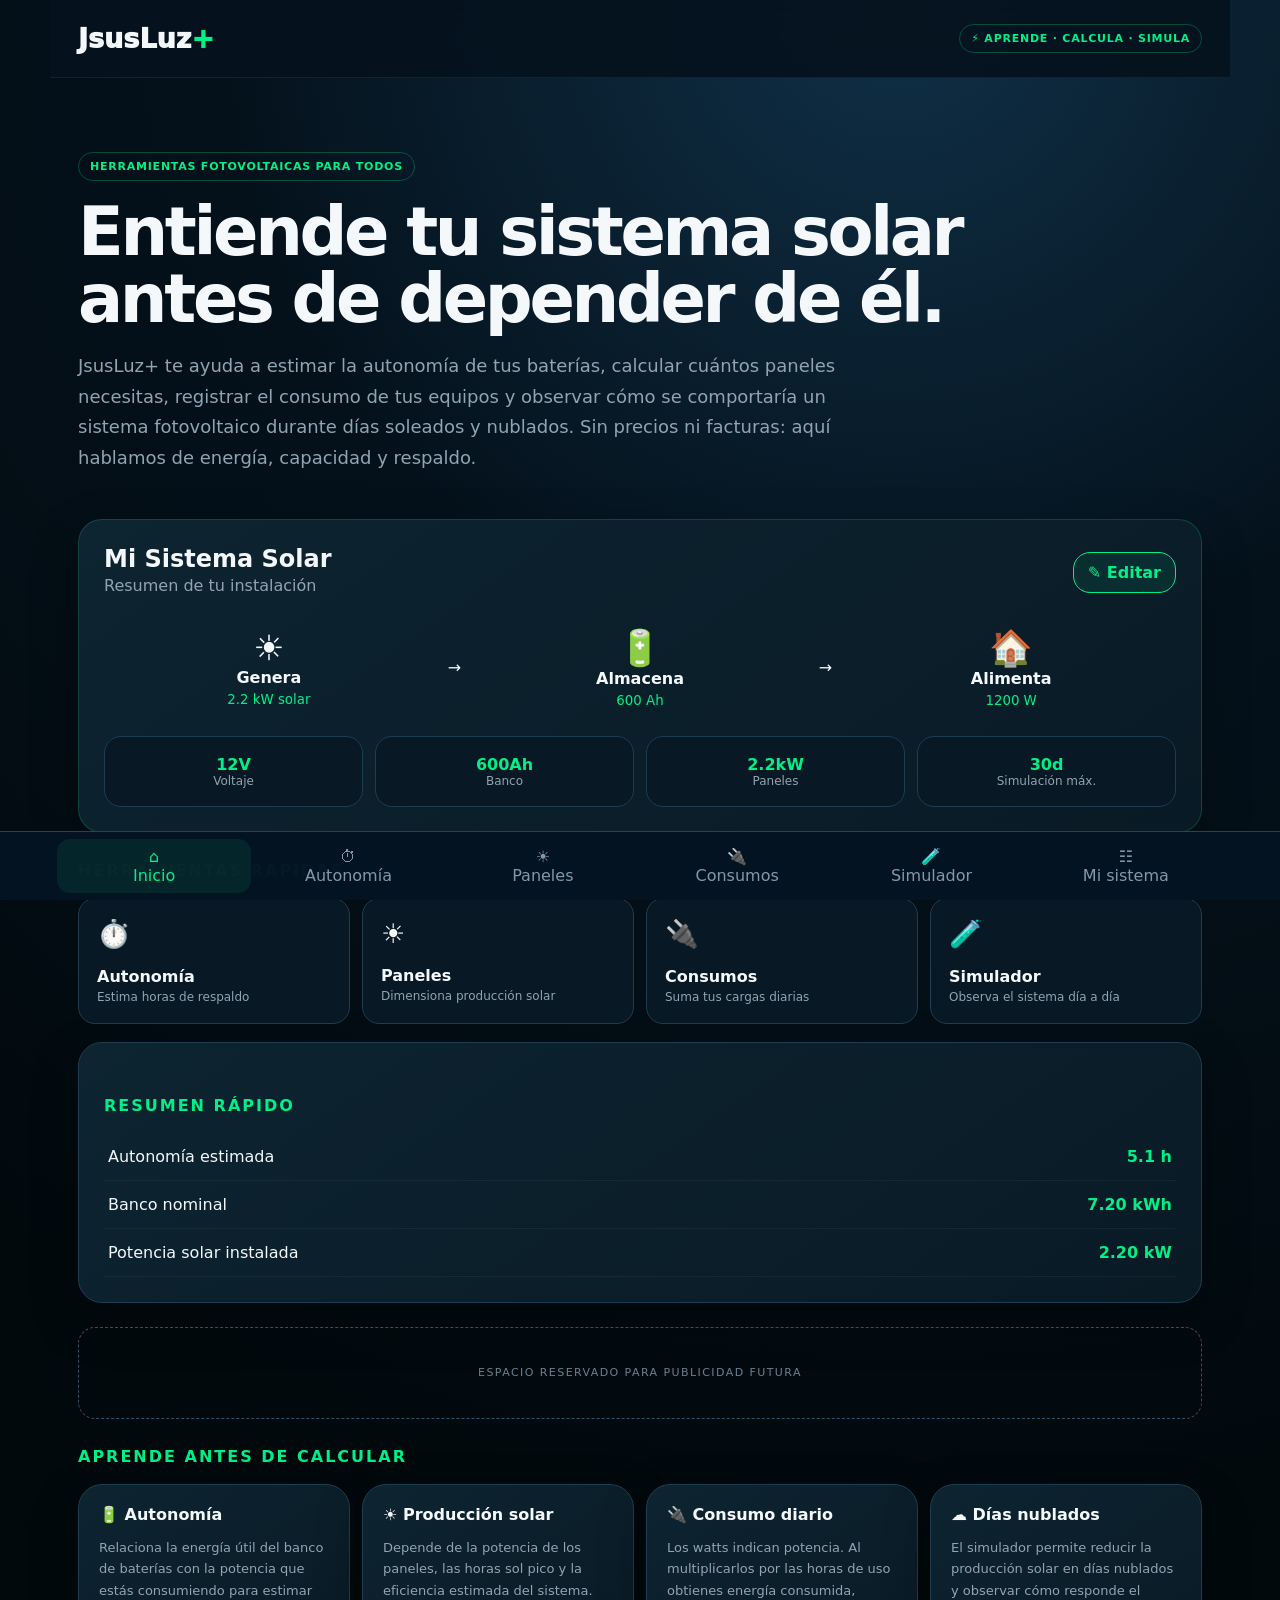
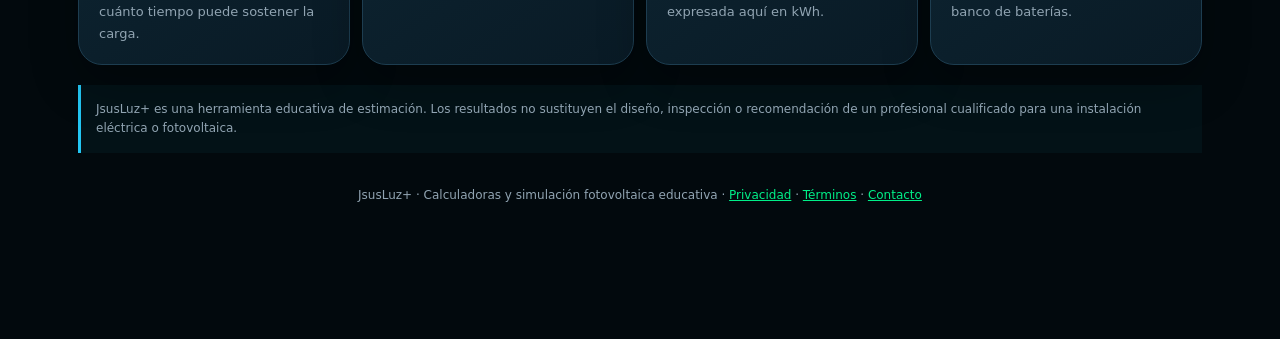
<file: index.html>
<!doctype html><html lang="es"><head><meta charset="utf-8"><meta name="viewport" content="width=device-width,initial-scale=1"><meta name="theme-color" content="#06131e"><meta name="description" content="Calcula autonomía de baterías, paneles solares, consumo eléctrico y simula un sistema fotovoltaico día por día con JsusLuz+."><title>Calculadora Solar y Autonomía de Baterías | JsusLuz+</title><style>:root{--bg:#02090d;--card:#0c202d;--line:#1d3d50;--g:#00ef88;--c:#23c6f3;--o:#ff744d;--t:#f5f8fb;--m:#91a4b2}*{box-sizing:border-box}html{scroll-behavior:smooth}body{margin:0;font-family:Inter,system-ui,sans-serif;background:radial-gradient(circle at 70% 0,#103047 0,#04111b 32%,#02090d 72%);color:var(--t)}button,input{font:inherit}.app{max-width:1180px;margin:auto;padding-bottom:94px}header{height:78px;display:flex;align-items:center;justify-content:space-between;padding:0 28px;position:sticky;top:0;z-index:9;background:#06131eee;backdrop-filter:blur(14px);border-bottom:1px solid #ffffff10}.brand{font-size:27px;font-weight:950}.brand span,.green{color:var(--g)}.pill,.eyebrow{display:inline-flex;padding:7px 11px;border:1px solid #00ef8844;border-radius:999px;color:var(--g);font-size:11px;font-weight:800;letter-spacing:.07em;text-transform:uppercase}main{padding:28px}.page{display:none}.page.active{display:block;animation:in .22s}@keyframes in{from{opacity:.2;transform:translateY(7px)}}.landing{padding:46px 0 28px}.landing h1{font-size:clamp(38px,6vw,67px);line-height:1;letter-spacing:-.05em;max-width:900px;margin:18px 0}.landing p{max-width:790px;color:var(--m);font-size:18px;line-height:1.7}.title{color:var(--g);font-weight:900;text-transform:uppercase;letter-spacing:2px;margin:28px 0 18px}.hero,.panel,.card,.edu{background:linear-gradient(145deg,#0d2431,#091a25);border:1px solid var(--line);border-radius:24px;padding:25px;box-shadow:0 18px 48px #0004}.hero{border-color:#00ef8833}.herohead,.sectionhead{display:flex;justify-content:space-between;align-items:center;gap:14px}.hero h2,.edu h3{margin:0}.muted,.edu p{color:var(--m);line-height:1.65}.flow{display:grid;grid-template-columns:1fr auto 1fr auto 1fr;align-items:center;text-align:center;gap:14px;margin:28px 0}.flow .ico{font-size:35px}.flow small{display:block;color:var(--g);margin-top:5px}.metrics,.quick,.eduGrid{display:grid;grid-template-columns:repeat(4,1fr);gap:12px}.metric,.q{padding:18px;border:1px solid var(--line);border-radius:17px;background:#081824}.metric{text-align:center}.metric strong{color:var(--g)}.metric span{display:block;color:var(--m);font-size:12px}.quick{margin:18px 0}.q{color:var(--t);text-align:left;min-height:126px;cursor:pointer;transition:.2s}.q:hover,.card:hover,.edu:hover{transform:translateY(-3px);border-color:#00ef8866}.q i{font-style:normal;font-size:27px;display:block;margin-bottom:17px}.q span{display:block;color:var(--m);font-size:12px;margin-top:4px}.eduGrid{margin-top:18px}.eduGrid .edu{padding:20px}.edu h3{font-size:16px}.edu p{font-size:13px;margin-bottom:0}.row{display:flex;justify-content:space-between;padding:14px 4px;border-bottom:1px solid #ffffff0c}.row strong{color:var(--g)}.ad{margin:24px 0;min-height:92px;border:1px dashed #315266;border-radius:17px;display:grid;place-items:center;color:#69808f;font-size:11px;letter-spacing:.13em;text-transform:uppercase}.panel{max-width:820px;margin:auto}.intro{color:var(--m);line-height:1.6;margin:-6px 0 20px}.grid{display:grid;grid-template-columns:1fr 1fr;gap:15px}.field.full{grid-column:1/-1}.field label{font-size:12px;color:var(--m);display:block;margin:0 0 6px 10px}.wrap{height:65px;border:1px solid #27455b;border-radius:17px;display:flex;align-items:center;padding:0 15px;gap:10px;background:#101f2c}.wrap input{width:100%;background:none;border:0;outline:0;color:white;font-size:18px}.unit{color:var(--m)}.primary,.edit{border:1px solid var(--g);background:#00ef8814;color:var(--g);font-weight:900;border-radius:17px;cursor:pointer}.primary{width:100%;height:63px;margin-top:20px}.edit{padding:10px 14px}.result{display:none;margin-top:18px;padding:18px;border:1px solid #00ef8844;background:#00ef8810;border-radius:16px;line-height:1.55}.result.show{display:block}.result strong{color:var(--g);font-size:23px}.slider{padding:17px;border:1px solid var(--line);border-radius:17px;margin-top:14px}.slider>div{display:flex;justify-content:space-between}.slider input{width:100%;accent-color:var(--g)}.hint{color:var(--m);font-size:12px;margin:8px 0 0;line-height:1.5}.list,.days{display:grid;gap:11px;margin-top:18px}.appliance,.day{padding:15px;border:1px solid var(--line);border-radius:16px;background:#081824}.appliance{display:grid;grid-template-columns:1fr auto auto;gap:10px;align-items:center}.del{background:none;border:0;color:#ff7777;font-size:20px}.bank{display:flex;justify-content:space-between;padding:15px;border:1px solid #00ef8833;border-radius:15px;background:#00ef880b;margin-top:14px}.bank strong{color:var(--g)}.day{border-left:4px solid var(--g)}.day.cloud{border-left-color:var(--c)}.day.def{box-shadow:inset 0 0 0 1px #ff744d55}.daytop{display:flex;justify-content:space-between}.badge{font-size:11px;color:var(--g)}.cloud .badge{color:var(--c)}.daygrid{display:grid;grid-template-columns:repeat(5,1fr);gap:8px;margin-top:12px}.stat{padding:10px;border-radius:10px;background:#ffffff08}.stat span{display:block;color:var(--m);font-size:10px}.bar{height:7px;background:#102432;border-radius:9px;overflow:hidden;margin-top:10px}.bar i{display:block;height:100%;background:var(--g)}.notice{margin-top:20px;padding:15px;border-left:3px solid var(--c);background:#23c6f30b;color:var(--m);font-size:12px;line-height:1.6}footer{padding:35px 28px 15px;color:var(--m);font-size:12px;text-align:center}.tooltip{position:fixed;z-index:99;pointer-events:none;opacity:0;background:#06131e;color:white;border:1px solid #00ef8866;padding:9px 11px;border-radius:10px;max-width:260px;font-size:12px}.tooltip.show{opacity:1}nav{position:fixed;bottom:0;left:0;right:0;background:#051423fa;border-top:1px solid #274258;display:flex;justify-content:center;z-index:10}.nav{width:min(1180px,100%);display:grid;grid-template-columns:repeat(6,1fr);padding:7px}.nav button{background:none;border:0;color:#8399a9;padding:8px;border-radius:13px;cursor:pointer}.nav button.active{color:var(--g);background:#00ef8814}@media(max-width:760px){header{padding:0 17px}.pill{display:none}main{padding:18px 15px}.landing{padding-top:28px}.grid{grid-template-columns:1fr}.field.full{grid-column:auto}.metrics,.quick,.eduGrid{grid-template-columns:1fr 1fr}.daygrid{grid-template-columns:1fr 1fr}.nav button{font-size:10px}.flow{grid-template-columns:1fr auto 1fr}.flow .third{grid-column:1/-1}.flow .a2{display:none}}@media(max-width:430px){.metrics,.eduGrid{grid-template-columns:1fr 1fr}.quick{grid-template-columns:1fr 1fr}.q{min-height:112px;padding:14px}}</style></head><body><div class="app"><header><div class="brand">JsusLuz<span>+</span></div><div class="pill">⚡ Aprende · Calcula · Simula</div></header><main>
<section id="inicio" class="page active"><div class="landing"><span class="eyebrow">Herramientas fotovoltaicas para todos</span><h1>Entiende tu sistema solar antes de depender de él.</h1><p>JsusLuz+ te ayuda a estimar la autonomía de tus baterías, calcular cuántos paneles necesitas, registrar el consumo de tus equipos y observar cómo se comportaría un sistema fotovoltaico durante días soleados y nublados. Sin precios ni facturas: aquí hablamos de energía, capacidad y respaldo.</p></div><div class="hero" data-tip="Resumen de generación solar, banco de baterías y consumo estimado de tu sistema."><div class="herohead"><div><h2 id="homeName">Mi Sistema Solar</h2><span class="muted">Resumen de tu instalación</span></div><button class="edit" onclick="show('sistema')">✎ Editar</button></div><div class="flow"><div><div class="ico">☀️</div><b>Genera</b><small id="homeSolar">2.2 kW solar</small></div><div>→</div><div><div class="ico">🔋</div><b>Almacena</b><small id="homeAh">600 Ah</small></div><div class="a2">→</div><div class="third"><div class="ico">🏠</div><b>Alimenta</b><small id="homeLoad">1200 W</small></div></div><div class="metrics"><div class="metric"><strong id="homeV">12V</strong><span>Voltaje</span></div><div class="metric"><strong id="homeBat">600Ah</strong><span>Banco</span></div><div class="metric"><strong id="homePanels">2.2kW</strong><span>Paneles</span></div><div class="metric"><strong>30d</strong><span>Simulación máx.</span></div></div></div><div class="title">Herramientas rápidas</div><div class="quick"><button class="q" onclick="show('autonomia')"><i>⏱️</i><b>Autonomía</b><span>Estima horas de respaldo</span></button><button class="q" onclick="show('paneles')"><i>☀️</i><b>Paneles</b><span>Dimensiona producción solar</span></button><button class="q" onclick="show('consumos')"><i>🔌</i><b>Consumos</b><span>Suma tus cargas diarias</span></button><button class="q" onclick="show('simulador')"><i>🧪</i><b>Simulador</b><span>Observa el sistema día a día</span></button></div><div class="card"><div class="title">Resumen rápido</div><div class="row"><span>Autonomía estimada</span><strong id="sumAut">5.1 h</strong></div><div class="row"><span>Banco nominal</span><strong id="sumKwh">7.20 kWh</strong></div><div class="row"><span>Potencia solar instalada</span><strong id="sumSolar">2.20 kW</strong></div></div><div class="ad">Espacio reservado para publicidad futura</div><div class="title">Aprende antes de calcular</div><div class="eduGrid"><article class="edu"><h3>🔋 Autonomía</h3><p>Relaciona la energía útil del banco de baterías con la potencia que estás consumiendo para estimar cuánto tiempo puede sostener la carga.</p></article><article class="edu"><h3>☀️ Producción solar</h3><p>Depende de la potencia de los paneles, las horas sol pico y la eficiencia estimada del sistema.</p></article><article class="edu"><h3>🔌 Consumo diario</h3><p>Los watts indican potencia. Al multiplicarlos por las horas de uso obtienes energía consumida, expresada aquí en kWh.</p></article><article class="edu"><h3>☁️ Días nublados</h3><p>El simulador permite reducir la producción solar en días nublados y observar cómo responde el banco de baterías.</p></article></div><div class="notice">JsusLuz+ es una herramienta educativa de estimación. Los resultados no sustituyen el diseño, inspección o recomendación de un profesional cualificado para una instalación eléctrica o fotovoltaica.</div></section>
<section id="autonomia" class="page"><div class="title">Cálculo de autonomía</div><div class="panel"><p class="intro">Estima cuántas horas puede alimentar una carga tu banco de baterías según voltaje, capacidad y eficiencia.</p><div class="grid">FIELDSAUT</div><button class="primary" onclick="autonomia()">⚡ CALCULAR AUTONOMÍA</button><div id="rAut" class="result"></div><div class="notice">Cálculo orientativo. La capacidad real disponible depende, entre otros factores, de química, estado, profundidad de descarga, temperatura e inversor.</div></div></section>
<section id="paneles" class="page"><div class="title">Calculadora de paneles</div><div class="panel"><p class="intro">Calcula una cantidad aproximada de paneles para cubrir la energía diaria indicada.</p><div class="grid">FIELDSPAN</div><button class="primary" onclick="paneles()">☀️ CALCULAR PANELES</button><div id="rPan" class="result"></div></div></section>
<section id="consumos" class="page"><div class="title">Registro de consumos</div><div class="panel"><p class="intro">Añade los equipos que quieres alimentar. JsusLuz+ suma su energía diaria para ayudarte a dimensionar el sistema.</p><div class="grid">FIELDSCON</div><button class="primary" onclick="add()">🔌 AGREGAR APARATO</button><div id="alist" class="list"></div></div></section>
<section id="simulador" class="page"><div class="title">Simulador de sistema fotovoltaico</div><div class="panel"><p class="intro">Combina paneles, baterías y consumo para observar producción, balance y carga del banco día por día.</p><div class="grid">FIELDSSIM</div><div class="slider"><div><span>Días a simular</span><b id="dv">14d</b></div><input id="days" type="range" min="1" max="30" value="14" oninput="dv.textContent=this.value+'d'"></div><div class="slider" data-tip="El patrón se repite cada 7 días. Por ejemplo: 4 soleados + 3 nublados, y vuelve a empezar."><div><span>Días soleados por semana</span><b id="sv">4/7</b></div><input id="sunny" type="range" min="0" max="7" value="4" oninput="sv.textContent=this.value+'/7';weatherHint()"><p id="weatherHint" class="hint">Patrón: 4 días soleados + 3 días nublados, repetido cada semana.</p></div><div class="slider"><div><span>Producción en día nublado</span><b id="cv">30%</b></div><input id="cloud" type="range" min="0" max="100" value="30" oninput="cv.textContent=this.value+'%'"></div><button class="primary" data-tip="Simula producción, consumo, balance y batería día por día, hasta 30 días." onclick="simulate()">🧪 SIMULAR SISTEMA</button><div id="rSim" class="result"></div><div id="dayList" class="days"></div></div></section>
<section id="sistema" class="page"><div class="title">Configuración de tu sistema</div><div class="panel"><p class="intro">Guarda los datos principales de tu sistema en este navegador para mantener actualizado el resumen de inicio.</p><div class="grid">FIELDSSYS</div><div class="bank"><span>🔋 Banco nominal total</span><strong id="bank">600 Ah · 7.20 kWh</strong></div><button class="primary" onclick="save()">💾 GUARDAR CONFIGURACIÓN</button></div></section>
<footer>JsusLuz+ · Calculadoras y simulación fotovoltaica educativa · <a href="privacidad.html" style="color:var(--g)">Privacidad</a> · <a href="terminos.html" style="color:var(--g)">Términos</a> · <a href="contacto.html" style="color:var(--g)">Contacto</a></footer></main></div><div id="tip" class="tooltip"></div><nav><div class="nav"><button class="active" data-p="inicio" onclick="show('inicio')">⌂<br>Inicio</button><button data-p="autonomia" onclick="show('autonomia')">⏱<br>Autonomía</button><button data-p="paneles" onclick="show('paneles')">☀<br>Paneles</button><button data-p="consumos" onclick="show('consumos')">🔌<br>Consumos</button><button data-p="simulador" onclick="show('simulador')">🧪<br>Simulador</button><button data-p="sistema" onclick="show('sistema')">☷<br>Mi sistema</button></div></nav><script>const $=id=>document.getElementById(id),n=id=>Number($(id).value||0);const field=(id,label,val,unit='',full='')=>`<div class="field ${full}"><label>${label}</label><div class="wrap"><input id="${id}" type="${id.includes('Name')?'text':'number'}" value="${val}"><span class="unit">${unit}</span></div></div>`;document.body.innerHTML=document.body.innerHTML.replace('FIELDSAUT',field('aV','Voltaje del sistema',12,'V')+field('aAh','Capacidad por batería',300,'Ah')+field('aN','Cantidad de baterías',2)+field('aW','Carga / consumo',1200,'W')+field('aEff','Eficiencia utilizable',85,'%','full')).replace('FIELDSPAN',field('pW','Carga promedio',1200,'W')+field('pHours','Horas de uso por día',8,'h')+field('pSun','Horas sol pico',5,'h')+field('pPanel','Potencia por panel',550,'W')+field('pEff','Eficiencia estimada',85,'%','full')).replace('FIELDSCON',field('cName','Nombre del aparato','Refrigerador','','full')+field('cW','Potencia',150,'W')+field('cH','Horas por día',8,'h')+field('cQty','Cantidad',1,'','full')).replace('FIELDSSIM',field('sV','Voltaje',12,'V')+field('sAh','Capacidad por batería',300,'Ah')+field('sBat','Cantidad de baterías',2)+field('sPW','Potencia por panel',550,'W')+field('sPanels','Cantidad de paneles',4)+field('sLoad','Carga promedio',1200,'W')+field('sHours','Horas de consumo/día',8,'h')+field('sSun','Horas sol pico',5,'h')+field('sEff','Eficiencia estimada',85,'%','full')).replace('FIELDSSYS',field('sysName','Nombre de tu sistema','Mi Sistema Solar','','full')+field('sysV','Voltaje',12,'V')+field('sysAh','Capacidad por batería',300,'Ah')+field('sysBat','Cantidad de baterías',2)+field('sysPW','Potencia por panel',550,'W')+field('sysPN','Cantidad de paneles',4)+field('sysLoad','Consumo estimado',1200,'W'));function show(id){document.querySelectorAll('.page').forEach(x=>x.classList.toggle('active',x.id===id));document.querySelectorAll('.nav button').forEach(x=>x.classList.toggle('active',x.dataset.p===id));scrollTo({top:0,behavior:'smooth'})}function autonomia(){let k=n('aV')*n('aAh')*n('aN')/1000,u=k*n('aEff')/100,h=n('aW')?u*1000/n('aW'):0;$('rAut').innerHTML=`<strong>${h.toFixed(1)} horas estimadas</strong><br>Banco nominal: ${k.toFixed(2)} kWh · Energía útil estimada: ${u.toFixed(2)} kWh`;$('rAut').classList.add('show')}function paneles(){let wh=n('pW')*n('pHours'),pd=n('pPanel')*n('pSun')*n('pEff')/100,c=pd?Math.ceil(wh/pd):0;$('rPan').innerHTML=`<strong>${c} panel${c===1?'':'es'} aprox.</strong><br>Demanda: ${(wh/1000).toFixed(2)} kWh/día · Producción útil estimada por panel: ${(pd/1000).toFixed(2)} kWh/día`;$('rPan').classList.add('show')}let apps=JSON.parse(localStorage.getItem('jsusluz-appliances')||'[]');function add(){if(!n('cW')||!n('cH')||!n('cQty'))return alert('Completa potencia, horas y cantidad.');apps.push({name:$('cName').value||'Aparato',w:n('cW'),h:n('cH'),q:n('cQty')});localStorage.setItem('jsusluz-appliances',JSON.stringify(apps));render()}function render(){let t=0;$('alist').innerHTML=apps.map((a,i)=>{let wh=a.w*a.h*a.q;t+=wh;return `<div class="appliance"><div><b>${a.name}</b><br><span class="muted">${a.w} W · ${a.h} h · x${a.q}</span></div><strong>${(wh/1000).toFixed(2)} kWh/día</strong><button class="del" onclick="removeApp(${i})">×</button></div>`}).join('')+(apps.length?`<div class="bank"><span>Consumo diario registrado</span><strong>${(t/1000).toFixed(2)} kWh</strong></div>`:'')}function removeApp(i){apps.splice(i,1);localStorage.setItem('jsusluz-appliances',JSON.stringify(apps));render()}render();function weatherHint(){let s=n('sunny'),c=7-s;$('weatherHint').textContent=`Patrón: ${s} día${s===1?'':'s'} soleado${s===1?'':'s'} + ${c} día${c===1?'':'s'} nublado${c===1?'':'s'}, repetido cada semana.`}function simulate(){let eff=Math.min(1,Math.max(0,n('sEff')/100)),cap=n('sV')*n('sAh')*n('sBat')/1000*eff,full=n('sPW')*n('sPanels')*n('sSun')/1000*eff,cons=n('sLoad')*n('sHours')/1000,days=Math.min(30,Math.max(1,n('days'))),sun=Math.min(7,Math.max(0,n('sunny'))),cl=Math.min(1,Math.max(0,n('cloud')/100)),b=cap*.7,tp=0,tc=0,def=0,rows=[];for(let d=1;d<=days;d++){let dayOfWeek=(d-1)%7+1,isSunny=dayOfWeek<=sun,p=isSunny?full:full*cl,bal=p-cons;b=Math.min(cap,Math.max(0,b+bal));if(bal<0)def++;tp+=p;tc+=cons;rows.push({d,week:Math.floor((d-1)/7)+1,isSunny,p,bal,b,pct:cap?b/cap*100:0})}$('rSim').innerHTML=`<strong>${tp>=tc?'Balance global favorable':'Balance global en déficit'}</strong><br>Patrón semanal: ${sun} soleado${sun===1?'':'s'} + ${7-sun} nublado${7-sun===1?'':'s'} · Producción total: ${tp.toFixed(1)} kWh · Consumo total: ${tc.toFixed(1)} kWh · Banco útil estimado: ${cap.toFixed(1)} kWh · Días con balance negativo: ${def}/${days}`;$('rSim').classList.add('show');$('dayList').innerHTML=rows.map(r=>`<article class="day ${r.isSunny?'':'cloud'} ${r.bal<0?'def':''}" data-tip="Semana ${r.week}, día ${((r.d-1)%7)+1} del patrón semanal."><div class="daytop"><b>Día ${r.d} · Semana ${r.week}</b><span class="badge">${r.isSunny?'☀ Soleado':'☁ Nublado'}</span></div><div class="daygrid"><div class="stat"><span>Producción</span><b>${r.p.toFixed(2)} kWh</b></div><div class="stat"><span>Consumo</span><b>${cons.toFixed(2)} kWh</b></div><div class="stat"><span>Balance</span><b>${r.bal>=0?'+':''}${r.bal.toFixed(2)} kWh</b></div><div class="stat"><span>Batería final</span><b>${r.b.toFixed(2)} kWh</b></div><div class="stat"><span>Carga</span><b>${r.pct.toFixed(0)}%</b></div></div><div class="bar"><i style="width:${Math.max(0,Math.min(100,r.pct))}%"></i></div></article>`).join('')}function bank(){let ah=n('sysAh')*n('sysBat');$('bank').textContent=`${ah} Ah · ${(n('sysV')*ah/1000).toFixed(2)} kWh`}['sysV','sysAh','sysBat'].forEach(id=>$(id).addEventListener('input',bank));function save(){let d={name:$('sysName').value,v:n('sysV'),ah:n('sysAh'),b:n('sysBat'),wp:n('sysPW'),pn:n('sysPN'),load:n('sysLoad')};localStorage.setItem('jsusluz-system',JSON.stringify(d));apply(d);alert('Configuración guardada en este navegador.');show('inicio')}function apply(d){$('homeName').textContent=d.name||'Mi Sistema Solar';$('homeV').textContent=d.v+'V';$('homeBat').textContent=d.ah*d.b+'Ah';$('homeAh').textContent=d.ah*d.b+' Ah';$('homeSolar').textContent=(d.wp*d.pn/1000).toFixed(1)+' kW solar';$('homePanels').textContent=(d.wp*d.pn/1000).toFixed(1)+'kW';$('homeLoad').textContent=d.load+' W';$('sumKwh').textContent=(d.v*d.ah*d.b/1000).toFixed(2)+' kWh';$('sumSolar').textContent=(d.wp*d.pn/1000).toFixed(2)+' kW';$('sumAut').textContent=(d.load?(d.v*d.ah*d.b*.85/d.load):0).toFixed(1)+' h'}let saved=localStorage.getItem('jsusluz-system');if(saved){try{let d=JSON.parse(saved);$('sysName').value=d.name;$('sysV').value=d.v;$('sysAh').value=d.ah;$('sysBat').value=d.b;$('sysPW').value=d.wp;$('sysPN').value=d.pn;$('sysLoad').value=d.load;apply(d);bank()}catch(e){}}weatherHint();const tip=$('tip');document.addEventListener('mouseover',e=>{let x=e.target.closest('[data-tip]');if(x){tip.textContent=x.dataset.tip;tip.classList.add('show')}});document.addEventListener('mousemove',e=>{tip.style.left=Math.min(innerWidth-275,e.clientX+16)+'px';tip.style.top=Math.min(innerHeight-90,e.clientY+16)+'px'});document.addEventListener('mouseout',e=>{if(e.target.closest('[data-tip]'))tip.classList.remove('show')});</script></body></html>
</file>
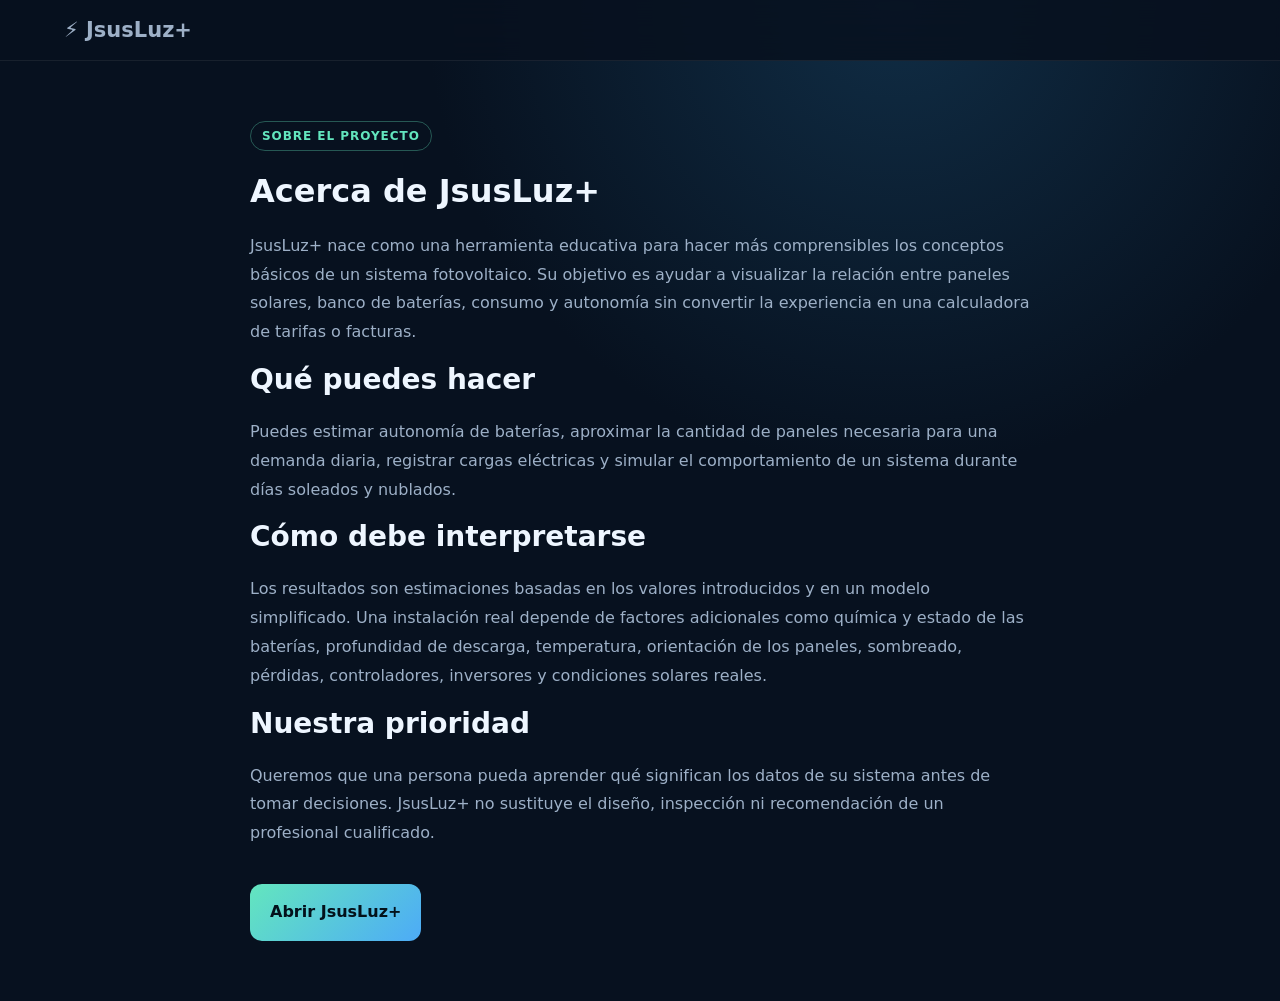
<file: acerca-de.html>
<!doctype html><html lang="es"><head><meta charset="utf-8"><meta name="viewport" content="width=device-width,initial-scale=1"><meta name="description" content="Conoce JsusLuz+, una herramienta educativa para comprender y simular sistemas fotovoltaicos, baterías, paneles solares y consumo energético."><title>Acerca de JsusLuz+ | Simulación fotovoltaica</title><link rel="stylesheet" href="assets/css/styles.css"></head><body><header class="top"><a class="brand" href="index.html">⚡ JsusLuz+</a></header><main class="legal"><span class="pill">Sobre el proyecto</span><h1>Acerca de JsusLuz+</h1><p>JsusLuz+ nace como una herramienta educativa para hacer más comprensibles los conceptos básicos de un sistema fotovoltaico. Su objetivo es ayudar a visualizar la relación entre paneles solares, banco de baterías, consumo y autonomía sin convertir la experiencia en una calculadora de tarifas o facturas.</p><h2>Qué puedes hacer</h2><p>Puedes estimar autonomía de baterías, aproximar la cantidad de paneles necesaria para una demanda diaria, registrar cargas eléctricas y simular el comportamiento de un sistema durante días soleados y nublados.</p><h2>Cómo debe interpretarse</h2><p>Los resultados son estimaciones basadas en los valores introducidos y en un modelo simplificado. Una instalación real depende de factores adicionales como química y estado de las baterías, profundidad de descarga, temperatura, orientación de los paneles, sombreado, pérdidas, controladores, inversores y condiciones solares reales.</p><h2>Nuestra prioridad</h2><p>Queremos que una persona pueda aprender qué significan los datos de su sistema antes de tomar decisiones. JsusLuz+ no sustituye el diseño, inspección ni recomendación de un profesional cualificado.</p><p><a class="cta" href="index.html">Abrir JsusLuz+</a></p></main></body></html>
</file>
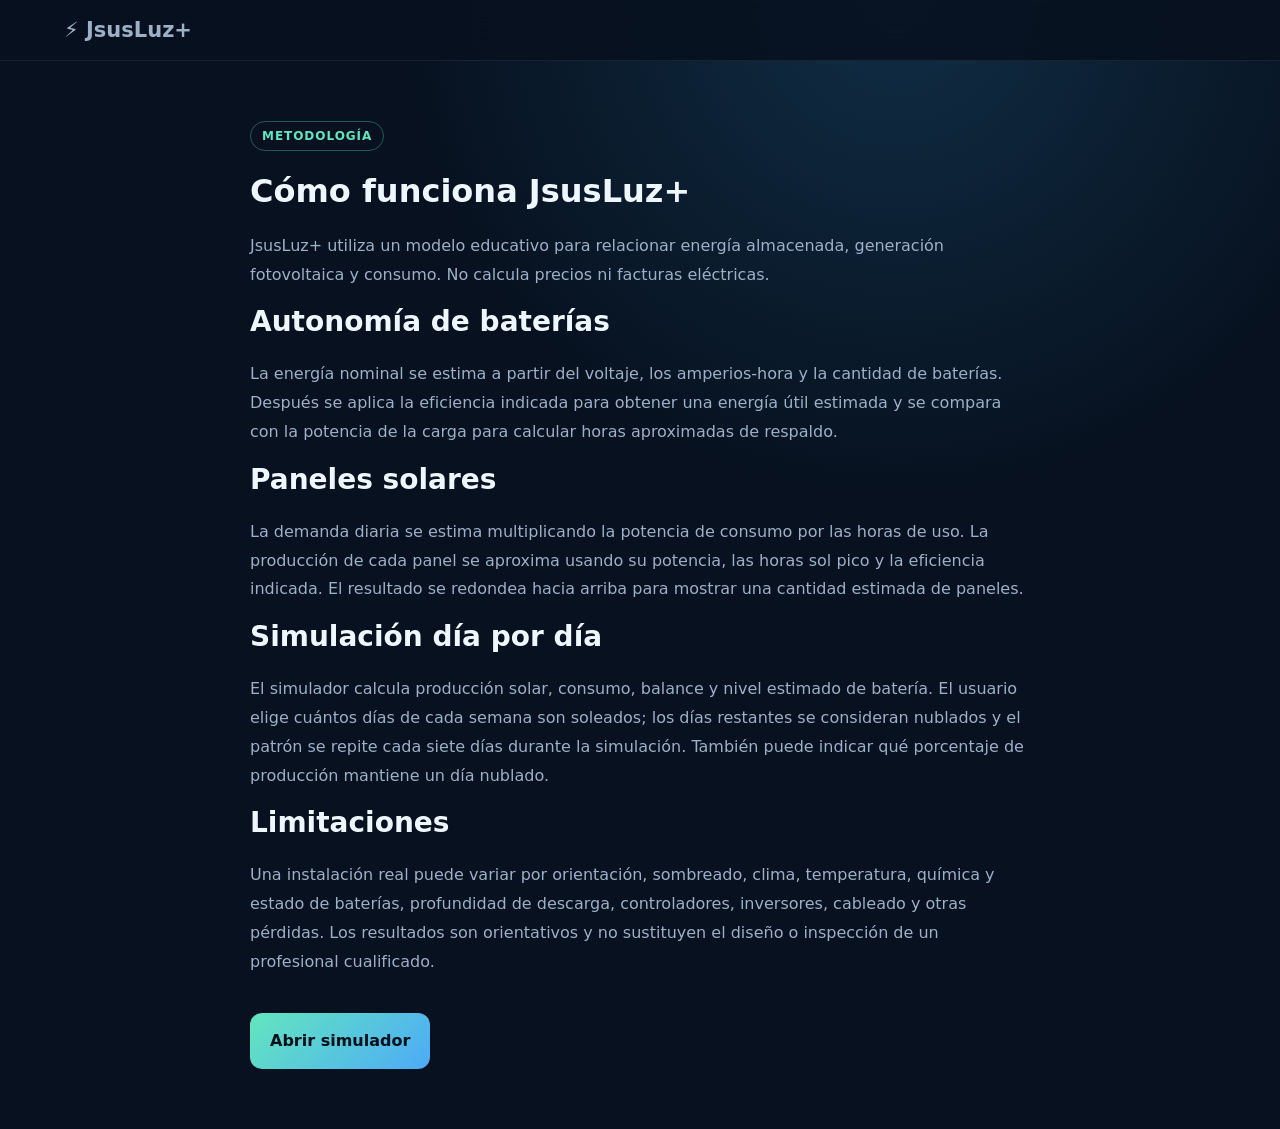
<file: como-funciona.html>
<!doctype html><html lang="es"><head><meta charset="utf-8"><meta name="viewport" content="width=device-width,initial-scale=1"><meta name="description" content="Conoce cómo JsusLuz+ estima autonomía de baterías, producción de paneles, consumo y balance de un sistema fotovoltaico."><title>Cómo funciona el simulador solar | JsusLuz+</title><link rel="stylesheet" href="assets/css/styles.css"></head><body><header class="top"><a class="brand" href="index.html">⚡ JsusLuz+</a></header><main class="legal"><span class="pill">Metodología</span><h1>Cómo funciona JsusLuz+</h1><p>JsusLuz+ utiliza un modelo educativo para relacionar energía almacenada, generación fotovoltaica y consumo. No calcula precios ni facturas eléctricas.</p><h2>Autonomía de baterías</h2><p>La energía nominal se estima a partir del voltaje, los amperios-hora y la cantidad de baterías. Después se aplica la eficiencia indicada para obtener una energía útil estimada y se compara con la potencia de la carga para calcular horas aproximadas de respaldo.</p><h2>Paneles solares</h2><p>La demanda diaria se estima multiplicando la potencia de consumo por las horas de uso. La producción de cada panel se aproxima usando su potencia, las horas sol pico y la eficiencia indicada. El resultado se redondea hacia arriba para mostrar una cantidad estimada de paneles.</p><h2>Simulación día por día</h2><p>El simulador calcula producción solar, consumo, balance y nivel estimado de batería. El usuario elige cuántos días de cada semana son soleados; los días restantes se consideran nublados y el patrón se repite cada siete días durante la simulación. También puede indicar qué porcentaje de producción mantiene un día nublado.</p><h2>Limitaciones</h2><p>Una instalación real puede variar por orientación, sombreado, clima, temperatura, química y estado de baterías, profundidad de descarga, controladores, inversores, cableado y otras pérdidas. Los resultados son orientativos y no sustituyen el diseño o inspección de un profesional cualificado.</p><p><a class="cta" href="index.html">Abrir simulador</a></p></main></body></html>
</file>
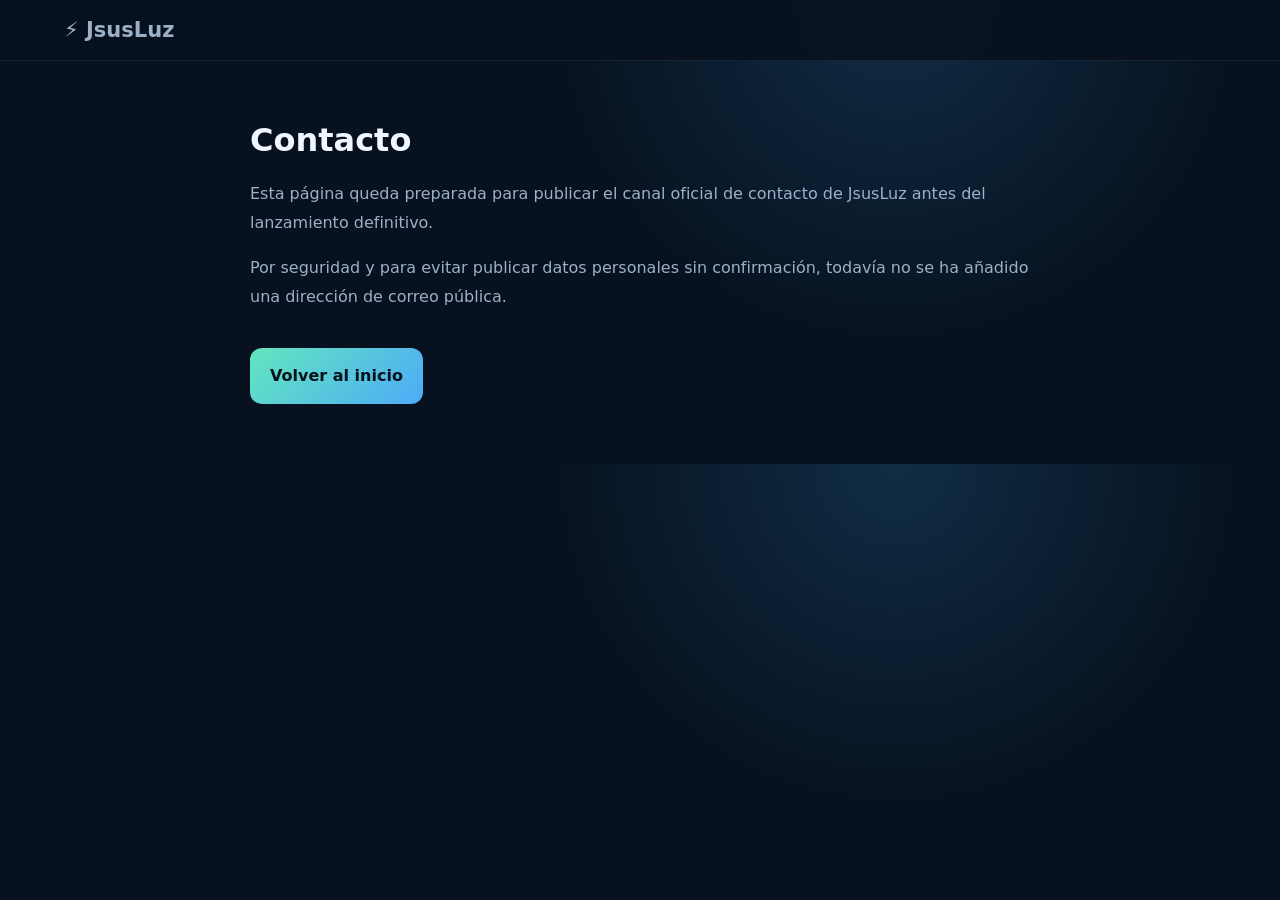
<file: contacto.html>
<!doctype html><html lang="es"><head><meta charset="utf-8"><meta name="viewport" content="width=device-width,initial-scale=1"><title>Contacto | JsusLuz</title><link rel="stylesheet" href="assets/css/styles.css"></head><body><header class="top"><a class="brand" href="index.html">⚡ JsusLuz</a></header><main class="legal"><h1>Contacto</h1><p>Esta página queda preparada para publicar el canal oficial de contacto de JsusLuz antes del lanzamiento definitivo.</p><p>Por seguridad y para evitar publicar datos personales sin confirmación, todavía no se ha añadido una dirección de correo pública.</p><p><a class="cta" href="index.html">Volver al inicio</a></p></main></body></html>
</file>
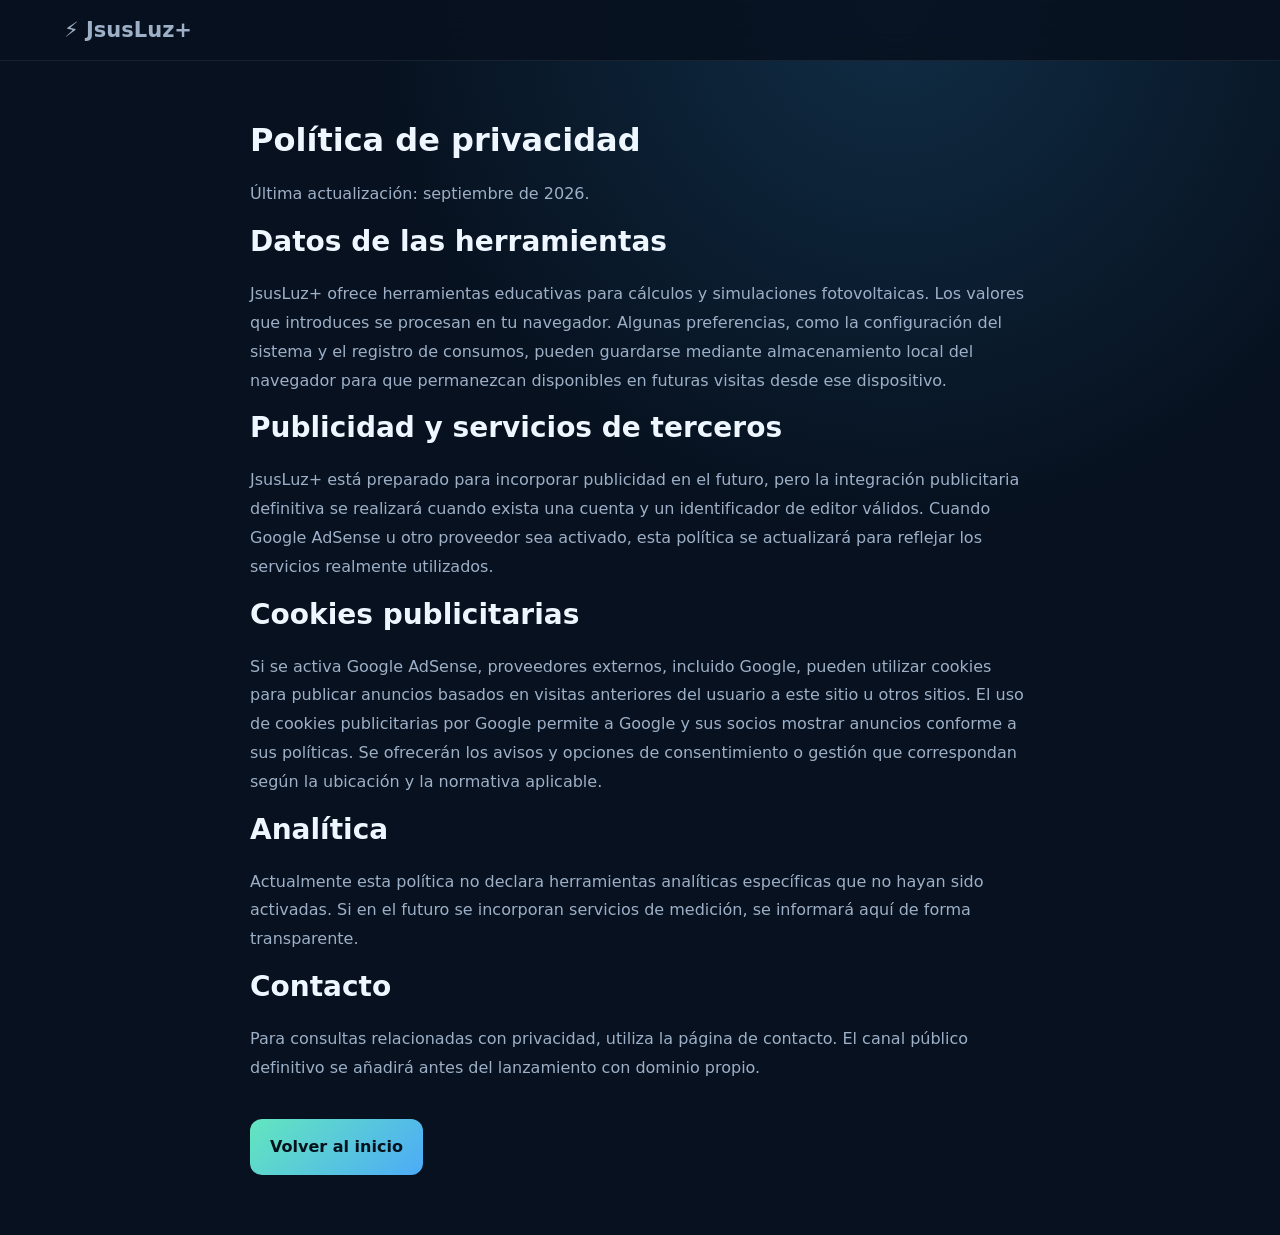
<file: privacidad.html>
<!doctype html><html lang="es"><head><meta charset="utf-8"><meta name="viewport" content="width=device-width,initial-scale=1"><meta name="description" content="Política de privacidad de JsusLuz+."><title>Política de privacidad | JsusLuz+</title><link rel="stylesheet" href="assets/css/styles.css"></head><body><header class="top"><a class="brand" href="index.html">⚡ JsusLuz+</a></header><main class="legal"><h1>Política de privacidad</h1><p>Última actualización: septiembre de 2026.</p><h2>Datos de las herramientas</h2><p>JsusLuz+ ofrece herramientas educativas para cálculos y simulaciones fotovoltaicas. Los valores que introduces se procesan en tu navegador. Algunas preferencias, como la configuración del sistema y el registro de consumos, pueden guardarse mediante almacenamiento local del navegador para que permanezcan disponibles en futuras visitas desde ese dispositivo.</p><h2>Publicidad y servicios de terceros</h2><p>JsusLuz+ está preparado para incorporar publicidad en el futuro, pero la integración publicitaria definitiva se realizará cuando exista una cuenta y un identificador de editor válidos. Cuando Google AdSense u otro proveedor sea activado, esta política se actualizará para reflejar los servicios realmente utilizados.</p><h2>Cookies publicitarias</h2><p>Si se activa Google AdSense, proveedores externos, incluido Google, pueden utilizar cookies para publicar anuncios basados en visitas anteriores del usuario a este sitio u otros sitios. El uso de cookies publicitarias por Google permite a Google y sus socios mostrar anuncios conforme a sus políticas. Se ofrecerán los avisos y opciones de consentimiento o gestión que correspondan según la ubicación y la normativa aplicable.</p><h2>Analítica</h2><p>Actualmente esta política no declara herramientas analíticas específicas que no hayan sido activadas. Si en el futuro se incorporan servicios de medición, se informará aquí de forma transparente.</p><h2>Contacto</h2><p>Para consultas relacionadas con privacidad, utiliza la página de contacto. El canal público definitivo se añadirá antes del lanzamiento con dominio propio.</p><p><a class="cta" href="index.html">Volver al inicio</a></p></main></body></html>
</file>
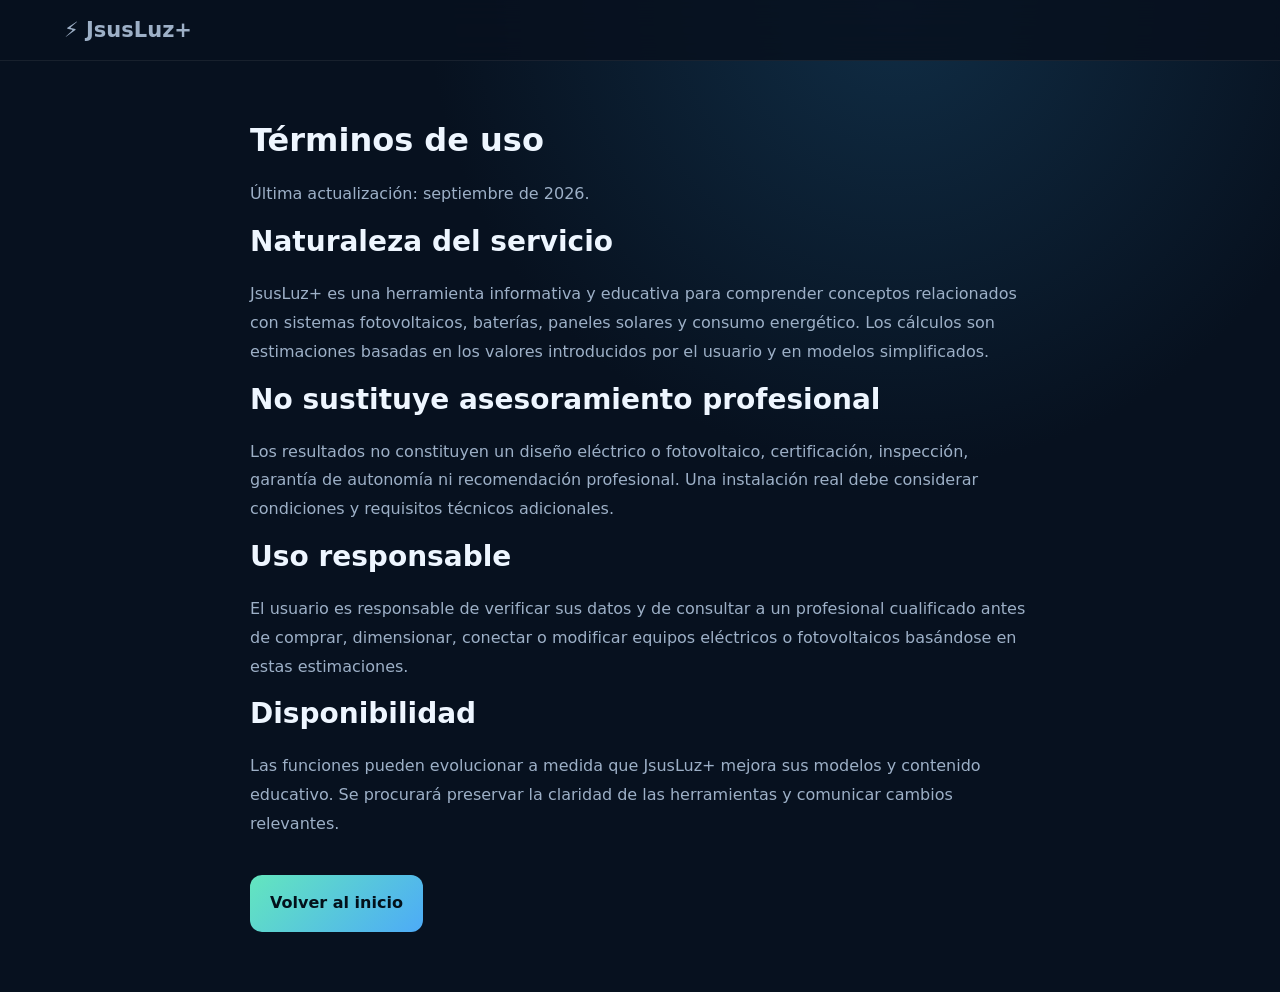
<file: terminos.html>
<!doctype html><html lang="es"><head><meta charset="utf-8"><meta name="viewport" content="width=device-width,initial-scale=1"><meta name="description" content="Términos de uso de las herramientas fotovoltaicas JsusLuz+."><title>Términos de uso | JsusLuz+</title><link rel="stylesheet" href="assets/css/styles.css"></head><body><header class="top"><a class="brand" href="index.html">⚡ JsusLuz+</a></header><main class="legal"><h1>Términos de uso</h1><p>Última actualización: septiembre de 2026.</p><h2>Naturaleza del servicio</h2><p>JsusLuz+ es una herramienta informativa y educativa para comprender conceptos relacionados con sistemas fotovoltaicos, baterías, paneles solares y consumo energético. Los cálculos son estimaciones basadas en los valores introducidos por el usuario y en modelos simplificados.</p><h2>No sustituye asesoramiento profesional</h2><p>Los resultados no constituyen un diseño eléctrico o fotovoltaico, certificación, inspección, garantía de autonomía ni recomendación profesional. Una instalación real debe considerar condiciones y requisitos técnicos adicionales.</p><h2>Uso responsable</h2><p>El usuario es responsable de verificar sus datos y de consultar a un profesional cualificado antes de comprar, dimensionar, conectar o modificar equipos eléctricos o fotovoltaicos basándose en estas estimaciones.</p><h2>Disponibilidad</h2><p>Las funciones pueden evolucionar a medida que JsusLuz+ mejora sus modelos y contenido educativo. Se procurará preservar la claridad de las herramientas y comunicar cambios relevantes.</p><p><a class="cta" href="index.html">Volver al inicio</a></p></main></body></html>
</file>
<file: assets/css/styles.css>
:root{--bg:#07111f;--card:#0d1b2d;--line:#20354d;--text:#eef6ff;--muted:#9db0c7;--accent:#63e6be;--accent2:#4dabf7}*{box-sizing:border-box}html{scroll-behavior:smooth}body{margin:0;background:radial-gradient(circle at 70% 0,#102d45 0,#07111f 35%);color:var(--text);font-family:Inter,ui-sans-serif,system-ui,-apple-system,Segoe UI,sans-serif}.top{position:sticky;top:0;z-index:10;display:flex;justify-content:space-between;align-items:center;padding:18px max(5vw,24px);background:#07111fdd;backdrop-filter:blur(16px);border-bottom:1px solid #ffffff12}.brand{font-weight:900;font-size:21px;color:white;text-decoration:none}.top nav{display:flex;gap:24px}.top a,footer a{color:var(--muted);text-decoration:none}.top nav a:hover,footer a:hover{color:white}main{width:min(1120px,90%);margin:auto}.hero{padding:100px 0 65px;max-width:800px}.hero h1{font-size:clamp(42px,7vw,78px);letter-spacing:-.055em;line-height:.98;margin:18px 0}.hero p{font-size:19px;color:var(--muted);line-height:1.7;max-width:680px}.pill,.eyebrow{display:inline-flex;padding:7px 11px;border:1px solid #63e6be55;border-radius:999px;color:var(--accent);font-size:12px;font-weight:800;text-transform:uppercase;letter-spacing:.08em}.cta,button{display:inline-block;margin-top:20px;padding:14px 20px;border:0;border-radius:12px;background:linear-gradient(135deg,var(--accent),var(--accent2));color:#03111b;font-weight:900;text-decoration:none;cursor:pointer;transition:.2s}.cta:hover,button:hover{transform:translateY(-2px);box-shadow:0 12px 30px #4dabf733}.panel,.info{margin:28px 0;padding:28px;border:1px solid var(--line);border-radius:22px;background:#0d1b2dd9;box-shadow:0 20px 70px #0003}.panel{transition:.25s}.panel:hover{border-color:#3e6688;transform:translateY(-2px)}h2{font-size:28px;margin:5px 0 22px}.grid{display:grid;grid-template-columns:repeat(5,1fr);gap:14px}label{font-size:12px;color:var(--muted);font-weight:700}input{width:100%;margin-top:8px;padding:13px;background:#071321;border:1px solid var(--line);border-radius:10px;color:white;font-size:15px;outline:0}input:focus{border-color:var(--accent2)}.summary{display:grid;grid-template-columns:repeat(3,1fr);gap:12px;margin-top:24px}.metric,.day-card{padding:18px;border:1px solid var(--line);border-radius:15px;background:#081523}.metric b{display:block;font-size:25px;margin-top:6px}.metric span,.day-card span{color:var(--muted);font-size:12px}.section-head{display:flex;justify-content:space-between;align-items:center}.daily{display:grid;grid-template-columns:repeat(3,1fr);gap:12px}.day-card{transition:.2s}.day-card:hover{transform:translateY(-4px);border-color:#63e6be77;box-shadow:0 12px 30px #0004}.day-card h3{margin:0 0 12px}.day-stats{display:flex;justify-content:space-between;gap:8px}.day-stats b{display:block;margin-top:5px}.ad{margin:25px 0;min-height:100px;border:1px dashed #39516a;border-radius:16px;display:grid;place-items:center;color:#6f849b;font-size:12px;text-transform:uppercase;letter-spacing:.14em}.info p{color:var(--muted);line-height:1.7}.tooltip{position:fixed;z-index:99;max-width:260px;padding:10px 12px;border-radius:9px;background:#edf7ff;color:#102033;font-size:12px;line-height:1.4;pointer-events:none;opacity:0;transform:translate(14px,14px);transition:opacity .12s;box-shadow:0 8px 28px #0007}footer{width:min(1120px,90%);margin:70px auto 0;padding:28px 0 40px;border-top:1px solid var(--line);display:flex;justify-content:space-between;color:var(--muted);font-size:13px}footer div:last-child{display:flex;gap:18px}.legal{max-width:780px;margin:60px auto}.legal p,.legal li{color:var(--muted);line-height:1.8}@media(max-width:850px){.grid{grid-template-columns:1fr 1fr}.daily{grid-template-columns:1fr 1fr}.top nav{display:none}}@media(max-width:560px){.hero{padding-top:65px}.grid,.summary,.daily{grid-template-columns:1fr}.panel{padding:20px}.section-head{align-items:flex-start;gap:15px}footer{flex-direction:column;gap:18px}}
</file>
